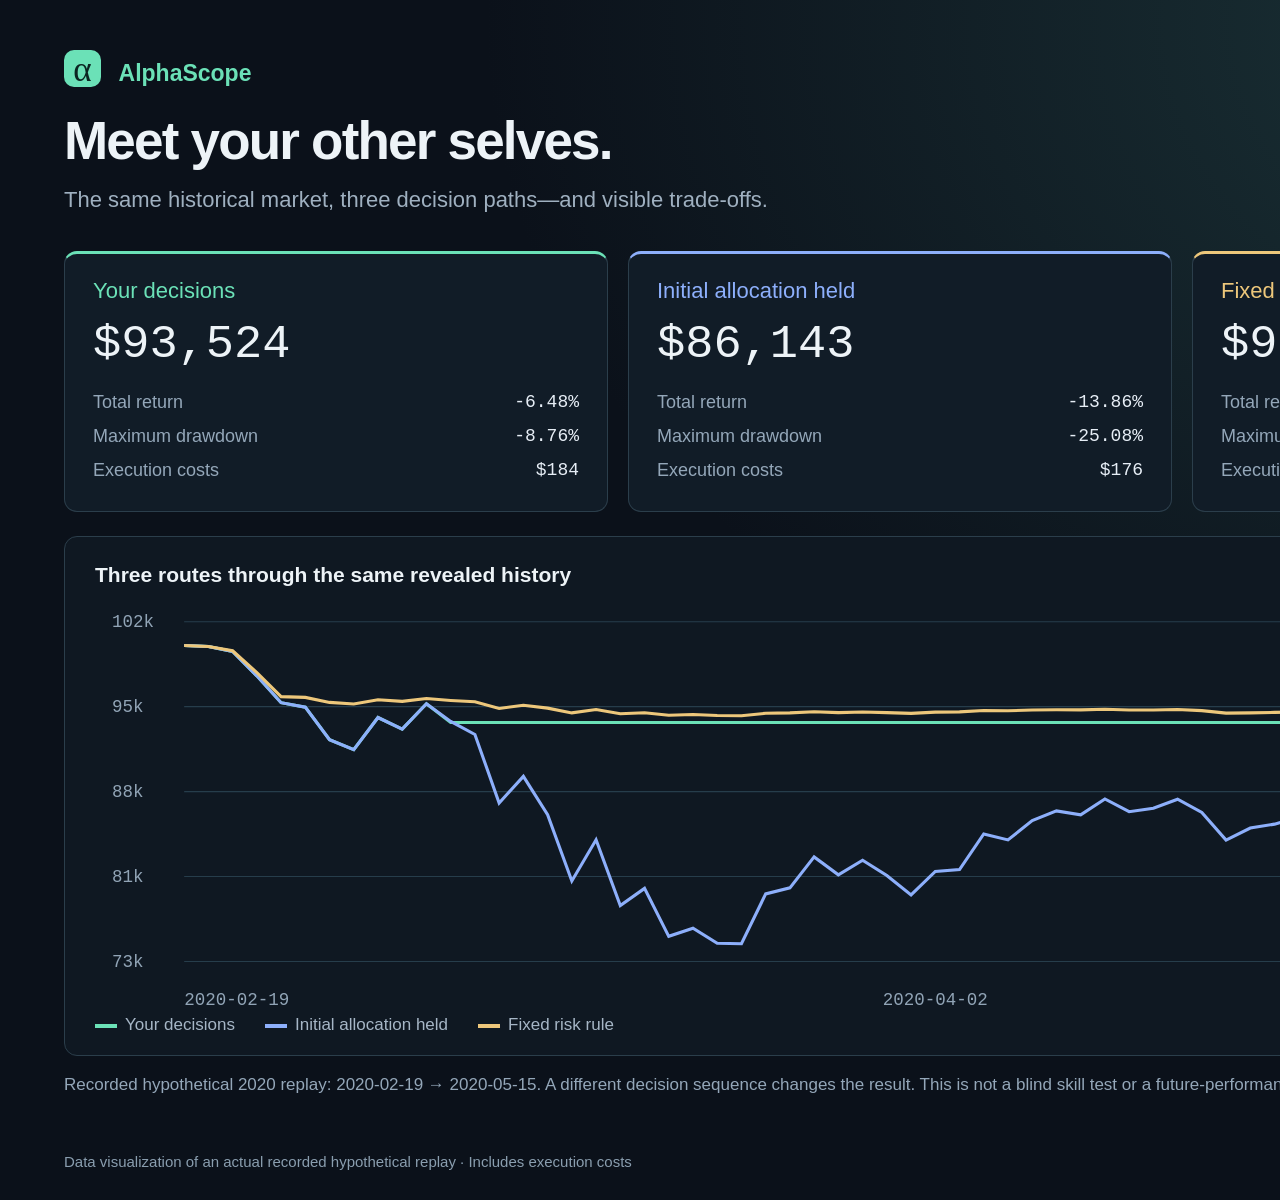
<file: project-media/03-three-routes.html>
<!doctype html><html lang="en"><meta charset="utf-8"><style>*{box-sizing:border-box}html,body{margin:0;width:1800px;height:1200px;overflow:hidden}body{background:#0b111a;color:#edf3f7;font-family:-apple-system,BlinkMacSystemFont,'Segoe UI',sans-serif}.slide{position:relative;width:1800px;height:1200px;padding:50px 64px;background:radial-gradient(ellipse at 92% 2%,#1c3539 0,transparent 50%),#0b111a}.topline{display:flex;justify-content:space-between;align-items:center;color:#8499ab;font-size:16px;letter-spacing:2px}.mark{color:#6be1b7;font-weight:700;letter-spacing:0;font-size:23px}.mark b{display:inline-grid;place-items:center;background:#6be1b7;color:#0c2522;border-radius:10px;width:37px;height:37px;font:35px Georgia;margin-right:12px}.number{font-family:monospace;color:#6be1b7}h1{margin:24px 0 12px;font-size:53px;letter-spacing:-1.8px;line-height:1.13;font-weight:650}.sub{font-size:22px;color:#9fb0c0;line-height:1.5;margin:0;max-width:1560px}.stage{height:850px;margin-top:25px;border:1px solid #2c404b;border-radius:17px;background:#0c131d;overflow:hidden;display:flex;align-items:center;justify-content:center;box-shadow:0 18px 50px #0003}.footer{position:absolute;bottom:28px;left:64px;right:64px;display:flex;justify-content:space-between;gap:25px;color:#8a9eaf;font-size:15px;line-height:1.4}.chip{display:inline-block;padding:8px 12px;border:1px solid #345348;border-radius:7px;background:#16322d;color:#72e1bc;font-size:14px;margin:0 7px 10px 0}.cover{display:grid;grid-template-columns:620px 1fr;gap:45px;align-items:center;height:940px}.cover h1{font-size:84px;line-height:1.06;margin:24px 0 28px;letter-spacing:-4px}.cover h1 span{color:#6be1b7}.cover p{font-size:25px;line-height:1.6;color:#a9bac8;max-width:570px}.cover .stage{height:580px;transform:rotate(-1deg);margin:0}.eyebrow{color:#6be1b7;letter-spacing:3px;font-size:15px;font-family:monospace}.cover .tags{margin-top:32px}.results{margin-top:35px;display:grid;grid-template-columns:repeat(3,1fr);gap:20px}.result{padding:24px 28px;border:1px solid #2b3e4b;background:#111c27;border-radius:13px}.result h2{font-size:22px;font-weight:500;margin:0 0 14px}.wealth{font:47px ui-monospace,monospace;margin-bottom:14px}.pair{display:flex;justify-content:space-between;gap:20px;color:#94a7b9;font-size:18px;line-height:1.9}.pair b{color:#e6edf5;font-family:monospace;font-weight:400}.chartPanel{margin-top:24px;padding:26px 30px 20px;border:1px solid #2b3e4b;border-radius:13px;background:#0f1822}.chartPanel h2{font-size:21px;margin:0 0 12px}.chartPanel svg{width:100%;height:412px}.chartPanel text{font:17px ui-monospace,monospace;fill:#91a4b6}.legend{display:flex;gap:30px;font-size:17px;color:#a6b6c6}.legend i{display:inline-block;width:22px;height:4px;vertical-align:middle;margin-right:8px}.note{font-size:17px;line-height:1.5;color:#94a7b9;margin-top:16px}</style><body><div class="slide"><div class="topline"><div class="mark"><b>α</b> AlphaScope</div><div>PROJECT GALLERY <span class="number">03 / 10</span></div></div><h1>Meet your other selves.</h1><p class="sub">The same historical market, three decision paths—and visible trade-offs.</p><div class="results"><div class="result" style="border-top:3px solid #6be1b7"><h2 style="color:#6be1b7">Your decisions</h2><div class="wealth">$93,524</div><div class="pair"><span>Total return</span><b>-6.48%</b></div><div class="pair"><span>Maximum drawdown</span><b>-8.76%</b></div><div class="pair"><span>Execution costs</span><b>$184</b></div></div><div class="result" style="border-top:3px solid #8daffb"><h2 style="color:#8daffb">Initial allocation held</h2><div class="wealth">$86,143</div><div class="pair"><span>Total return</span><b>-13.86%</b></div><div class="pair"><span>Maximum drawdown</span><b>-25.08%</b></div><div class="pair"><span>Execution costs</span><b>$176</b></div></div><div class="result" style="border-top:3px solid #edc77b"><h2 style="color:#edc77b">Fixed risk rule</h2><div class="wealth">$95,225</div><div class="pair"><span>Total return</span><b>-4.78%</b></div><div class="pair"><span>Maximum drawdown</span><b>-5.91%</b></div><div class="pair"><span>Execution costs</span><b>$327</b></div></div></div><div class="chartPanel"><h2>Three routes through the same revealed history</h2><svg viewBox="0 0 1530 400" role="img" aria-label="Recorded replay wealth curves"><line x1="70" x2="1505" y1="352" y2="352" stroke="#263d4b"/><text x="0" y="357">73k</text><line x1="70" x2="1505" y1="269.49999999999994" y2="269.49999999999994" stroke="#263d4b"/><text x="0" y="274.49999999999994">81k</text><line x1="70" x2="1505" y1="187.00000000000009" y2="187.00000000000009" stroke="#263d4b"/><text x="0" y="192.00000000000009">88k</text><line x1="70" x2="1505" y1="104.50000000000003" y2="104.50000000000003" stroke="#263d4b"/><text x="0" y="109.50000000000003">95k</text><line x1="70" x2="1505" y1="22" y2="22" stroke="#263d4b"/><text x="0" y="27">102k</text><polyline fill="none" stroke="#6be1b7" stroke-width="3" points="70,45.0959949840485 93.52459016393442,46.19201352817396 117.04918032786885,50.870517760240546 140.57377049180326,74.57090481070651 164.0983606557377,100.65843097137943 187.62295081967213,105.03713204383922 211.14754098360655,136.65497832939874 234.672131147541,146.2814548720104 258.1967213114754,115.08459494650774 281.72131147540983,126.36472845232623 305.24590163934425,101.74633589264991 328.7704918032787,119.87814595836352 352.2950819672131,119.87814595836352 375.8196721311475,119.87814595836352 399.344262295082,119.87814595836352 422.8688524590164,119.87814595836352 446.39344262295083,119.87814595836352 469.9180327868852,119.87814595836352 493.44262295081967,119.87814595836352 516.9672131147541,119.87814595836352 540.4918032786885,119.87814595836352 564.016393442623,119.87814595836352 587.5409836065573,119.87814595836352 611.0655737704917,119.87814595836352 634.5901639344262,119.87814595836352 658.1147540983607,119.87814595836352 681.639344262295,119.87814595836352 705.1639344262295,119.87814595836352 728.688524590164,119.87814595836352 752.2131147540983,119.87814595836352 775.7377049180328,119.87814595836352 799.2622950819672,119.87814595836352 822.7868852459017,119.87814595836352 846.3114754098361,119.87814595836352 869.8360655737704,119.87814595836352 893.3606557377049,119.87814595836352 916.8852459016393,119.87814595836352 940.4098360655738,119.87814595836352 963.9344262295083,119.87814595836352 987.4590163934427,119.87814595836352 1010.983606557377,119.87814595836352 1034.5081967213114,119.87814595836352 1058.032786885246,119.87814595836352 1081.5573770491803,119.87814595836352 1105.0819672131147,119.87814595836352 1128.6065573770493,119.87814595836352 1152.1311475409834,119.87814595836352 1175.655737704918,119.87814595836352 1199.1803278688524,119.87814595836352 1222.704918032787,119.87814595836352 1246.2295081967213,119.87814595836352 1269.7540983606557,119.87814595836352 1293.27868852459,119.87814595836352 1316.8032786885246,119.87814595836352 1340.327868852459,119.87814595836352 1363.8524590163934,119.87814595836352 1387.377049180328,119.87814595836352 1410.9016393442623,119.87814595836352 1434.4262295081967,119.87814595836352 1457.950819672131,119.87814595836352 1481.4754098360656,119.87814595836352 1505,119.87814595836352"/><polyline fill="none" stroke="#8daffb" stroke-width="3" points="70,45.0959949840485 93.52459016393442,46.19201352817396 117.04918032786885,50.870517760240546 140.57377049180326,74.57090481070651 164.0983606557377,100.65843097137943 187.62295081967213,105.03713204383922 211.14754098360655,136.65497832939874 234.672131147541,146.2814548720104 258.1967213114754,115.08459494650774 281.72131147540983,126.36472845232623 305.24590163934425,101.74633589264991 328.7704918032787,118.85479019090079 352.2950819672131,131.55996934260946 375.8196721311475,198.0309173754857 399.344262295082,172.21264228510495 422.8688524590164,209.50112039518865 446.39344262295083,273.7270408048176 469.9180327868852,233.78345934916894 493.44262295081967,297.64142884782945 516.9672131147541,280.944911778031 540.4918032786885,327.5145166095086 564.016393442623,319.6408714638513 587.5409836065573,334.1977035458184 611.0655737704917,334.69600522068424 634.5901639344262,286.30328458028316 658.1147540983607,280.4346072177717 681.639344262295,250.38072074441567 705.1639344262295,267.82944000080374 728.688524590164,253.60351986669775 752.2131147540983,268.46041415199323 775.7377049180328,287.2820082812526 799.2622950819672,264.4602642206816 822.7868852459017,262.7348558175063 846.3114754098361,228.12697065760182 869.8360655737704,233.90010648332088 893.3606557377049,215.17772672051944 916.8852459016393,205.72553565879662 940.4098360655738,209.5884247870773 963.9344262295083,194.13934105321042 987.4590163934427,206.47106364049844 1010.983606557377,203.07003384119267 1034.5081967213114,194.38720031416702 1058.032786885246,207.17963013231324 1081.5573770491803,234.01928939727858 1105.0819672131147,222.40276923026727 1128.6065573770493,218.5763207787717 1152.1311475409834,211.73306552829982 1175.655737704918,210.9236552913933 1199.1803278688524,213.55981337685571 1222.704918032787,196.5591096504664 1246.2295081967213,205.6497225880157 1269.7540983606557,219.63374900538136 1293.27868852459,216.97470804490735 1316.8032786885246,209.28125911159842 1340.327868852459,218.60124948030608 1363.8524590163934,207.0723753042507 1387.377049180328,198.76509788023657 1410.9016393442623,201.17118831777225 1434.4262295081967,211.45114939375247 1457.950819672131,219.74430461260283 1481.4754098360656,208.790051910397 1505,205.11424120517984"/><polyline fill="none" stroke="#edc77b" stroke-width="3" points="70,45.0959949840485 93.52459016393442,46.07590455012814 117.04918032786885,50.267073316847245 140.57377049180326,71.50605999624912 164.0983606557377,94.7640286905438 187.62295081967213,95.52688757884704 211.14754098360655,100.38744584852446 234.672131147541,101.92957869492662 258.1967213114754,97.83406859870175 281.72131147540983,99.34924378438501 305.24590163934425,96.66284428208772 328.7704918032787,98.47074556193871 352.2950819672131,99.80598801061944 375.8196721311475,106.24180729741084 399.344262295082,103.15012754230341 422.8688524590164,105.9682873357853 446.39344262295083,110.58480697075248 469.9180327868852,107.32360199862131 493.44262295081967,111.44695394107671 516.9672131147541,110.40026502205444 540.4918032786885,112.80180138579658 564.016393442623,112.19015675345369 587.5409836065573,113.15607478332595 611.0655737704917,113.38881446276784 634.5901639344262,110.94086624367802 658.1147540983607,110.5980193999421 681.639344262295,109.4217989371862 705.1639344262295,110.27468885662944 728.688524590164,109.7839467555527 752.2131147540983,110.31129438911259 775.7377049180328,111.02437256263363 799.2622950819672,109.83455699099468 822.7868852459017,109.55754083158857 846.3114754098361,108.23654540855753 869.8360655737704,108.5355401069177 893.3606557377049,107.6900757192642 916.8852459016393,107.47135403599603 940.4098360655738,107.65398647477582 963.9344262295083,107.1118456194601 987.4590163934427,107.81000409938903 1010.983606557377,107.69008613127966 1034.5081967213114,107.23886005947989 1058.032786885246,108.35386674992125 1081.5573770491803,110.78638594934517 1105.0819672131147,110.51994596252484 1128.6065573770493,110.11187996787402 1152.1311475409834,109.75005413961321 1175.655737704918,110.3717887392124 1199.1803278688524,110.97044644719645 1222.704918032787,104.46834730624406 1246.2295081967213,104.95661964622886 1269.7540983606557,109.94315008556302 1293.27868852459,108.06870516413699 1316.8032786885246,106.79988738106462 1340.327868852459,108.05927948831359 1363.8524590163934,103.99991702061408 1387.377049180328,98.58393558439323 1410.9016393442623,99.96814346313167 1434.4262295081967,105.17649362187043 1457.950819672131,109.93210513942404 1481.4754098360656,103.50144767557137 1505,100.24055744581537"/><text x="70" y="394" text-anchor="start">2020-02-19</text><text x="799.2622950819672" y="394" text-anchor="middle">2020-04-02</text><text x="1505" y="394" text-anchor="end">2020-05-15</text></svg><div class="legend"><span><i style="background:#6be1b7"></i>Your decisions</span><span><i style="background:#8daffb"></i>Initial allocation held</span><span><i style="background:#edc77b"></i>Fixed risk rule</span></div></div><p class="note">Recorded hypothetical 2020 replay: 2020-02-19 → 2020-05-15. A different decision sequence changes the result. This is not a blind skill test or a future-performance guarantee.</p><div class="footer"><span>Data visualization of an actual recorded hypothetical replay · Includes execution costs</span><span>Sources and assumptions remain visible in the app.</span></div></div></body></html>
</file>
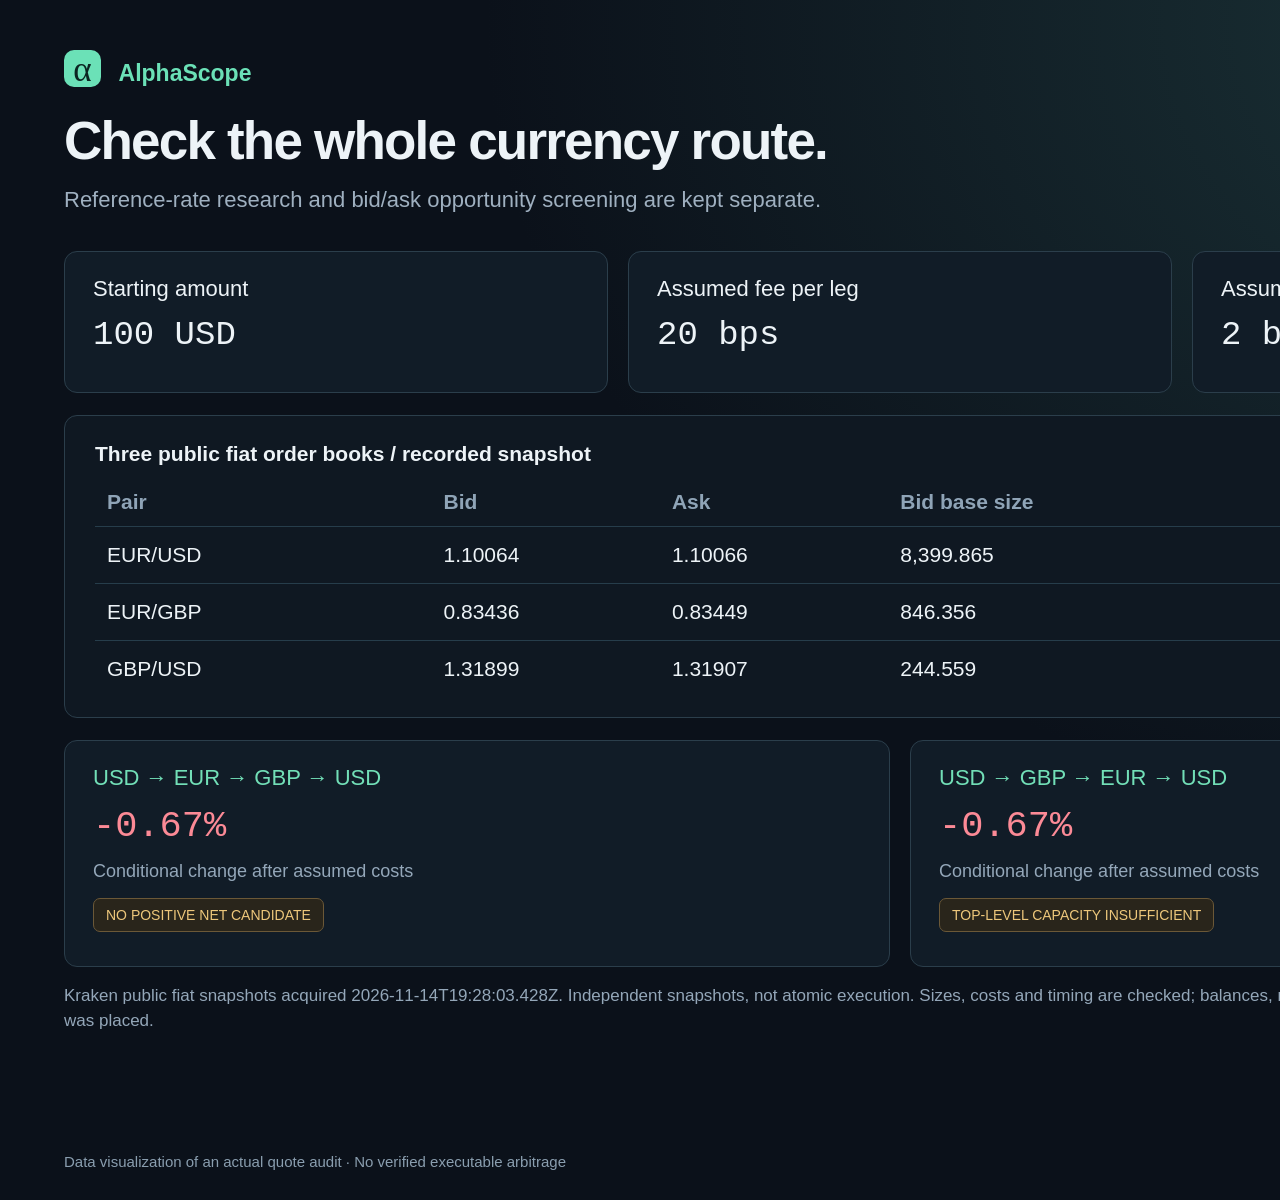
<file: project-media/09-fx-arbitrage.html>
<!doctype html><html lang="en"><meta charset="utf-8"><style>*{box-sizing:border-box}html,body{margin:0;width:1800px;height:1200px;overflow:hidden}body{background:#0b111a;color:#edf3f7;font-family:-apple-system,BlinkMacSystemFont,'Segoe UI',sans-serif}.slide{position:relative;width:1800px;height:1200px;padding:50px 64px;background:radial-gradient(ellipse at 92% 2%,#1c3539 0,transparent 50%),#0b111a}.topline{display:flex;justify-content:space-between;align-items:center;color:#8499ab;font-size:16px;letter-spacing:2px}.mark{color:#6be1b7;font-weight:700;letter-spacing:0;font-size:23px}.mark b{display:inline-grid;place-items:center;background:#6be1b7;color:#0c2522;border-radius:10px;width:37px;height:37px;font:35px Georgia;margin-right:12px}.number{font-family:monospace;color:#6be1b7}h1{margin:24px 0 12px;font-size:53px;letter-spacing:-1.8px;line-height:1.13;font-weight:650}.sub{font-size:22px;color:#9fb0c0;line-height:1.5;margin:0;max-width:1560px}.stage{height:850px;margin-top:25px;border:1px solid #2c404b;border-radius:17px;background:#0c131d;overflow:hidden;display:flex;align-items:center;justify-content:center;box-shadow:0 18px 50px #0003}.footer{position:absolute;bottom:28px;left:64px;right:64px;display:flex;justify-content:space-between;gap:25px;color:#8a9eaf;font-size:15px;line-height:1.4}.chip{display:inline-block;padding:8px 12px;border:1px solid #345348;border-radius:7px;background:#16322d;color:#72e1bc;font-size:14px;margin:0 7px 10px 0}.cover{display:grid;grid-template-columns:620px 1fr;gap:45px;align-items:center;height:940px}.cover h1{font-size:84px;line-height:1.06;margin:24px 0 28px;letter-spacing:-4px}.cover h1 span{color:#6be1b7}.cover p{font-size:25px;line-height:1.6;color:#a9bac8;max-width:570px}.cover .stage{height:580px;transform:rotate(-1deg);margin:0}.eyebrow{color:#6be1b7;letter-spacing:3px;font-size:15px;font-family:monospace}.cover .tags{margin-top:32px}.results{margin-top:35px;display:grid;grid-template-columns:repeat(3,1fr);gap:20px}.result{padding:24px 28px;border:1px solid #2b3e4b;background:#111c27;border-radius:13px}.result h2{font-size:22px;font-weight:500;margin:0 0 14px}.wealth{font:47px ui-monospace,monospace;margin-bottom:14px}.pair{display:flex;justify-content:space-between;gap:20px;color:#94a7b9;font-size:18px;line-height:1.9}.pair b{color:#e6edf5;font-family:monospace;font-weight:400}.chartPanel{margin-top:24px;padding:26px 30px 20px;border:1px solid #2b3e4b;border-radius:13px;background:#0f1822}.chartPanel h2{font-size:21px;margin:0 0 12px}.chartPanel svg{width:100%;height:412px}.chartPanel text{font:17px ui-monospace,monospace;fill:#91a4b6}.legend{display:flex;gap:30px;font-size:17px;color:#a6b6c6}.legend i{display:inline-block;width:22px;height:4px;vertical-align:middle;margin-right:8px}.note{font-size:17px;line-height:1.5;color:#94a7b9;margin-top:16px}</style><body><div class="slide"><div class="topline"><div class="mark"><b>α</b> AlphaScope</div><div>PROJECT GALLERY <span class="number">09 / 10</span></div></div><h1>Check the whole currency route.</h1><p class="sub">Reference-rate research and bid/ask opportunity screening are kept separate.</p><div class="results"><div class="result"><h2>Starting amount</h2><div class="wealth" style="font-size:34px">100 USD</div></div><div class="result"><h2>Assumed fee per leg</h2><div class="wealth" style="font-size:34px">20 bps</div></div><div class="result"><h2>Assumed slippage per leg</h2><div class="wealth" style="font-size:34px">2 bps</div></div></div><div class="chartPanel" style="margin-top:22px"><h2>Three public fiat order books / recorded snapshot</h2><table style="width:100%;border-collapse:collapse;font-size:21px"><thead style="color:#8fa4b7;text-align:left"><tr><th style="padding:12px">Pair</th><th>Bid</th><th>Ask</th><th>Bid base size</th><th>Ask base size</th></tr></thead><tbody><tr style="border-top:1px solid #263d4b"><td style="padding:16px 12px">EUR/USD</td><td>1.10064</td><td>1.10066</td><td>8,399.865</td><td>380.606</td></tr><tr style="border-top:1px solid #263d4b"><td style="padding:16px 12px">EUR/GBP</td><td>0.83436</td><td>0.83449</td><td>846.356</td><td>64.6</td></tr><tr style="border-top:1px solid #263d4b"><td style="padding:16px 12px">GBP/USD</td><td>1.31899</td><td>1.31907</td><td>244.559</td><td>245.217</td></tr></tbody></table></div><div style="display:grid;grid-template-columns:1fr 1fr;gap:20px;margin-top:22px"><div class="result"><h2 style="color:#72dfb7">USD → EUR → GBP → USD</h2><div class="wealth" style="color:#fc8a96;font-size:37px">-0.67%</div><div style="color:#94a7b9;font-size:18px">Conditional change after assumed costs</div><div class="chip" style="margin-top:16px;color:#edc77b;border-color:#6b5837;background:#29251b">NO POSITIVE NET CANDIDATE</div></div><div class="result"><h2 style="color:#72dfb7">USD → GBP → EUR → USD</h2><div class="wealth" style="color:#fc8a96;font-size:37px">-0.67%</div><div style="color:#94a7b9;font-size:18px">Conditional change after assumed costs</div><div class="chip" style="margin-top:16px;color:#edc77b;border-color:#6b5837;background:#29251b">TOP-LEVEL CAPACITY INSUFFICIENT</div></div></div><p class="note">Kraken public fiat snapshots acquired 2026-11-14T19:28:03.428Z. Independent snapshots, not atomic execution. Sizes, costs and timing are checked; balances, minimum orders, latency and fills remain unverified. No order was placed.</p><div class="footer"><span>Data visualization of an actual quote audit · No verified executable arbitrage</span><span>Sources and assumptions remain visible in the app.</span></div></div></body></html>
</file>
